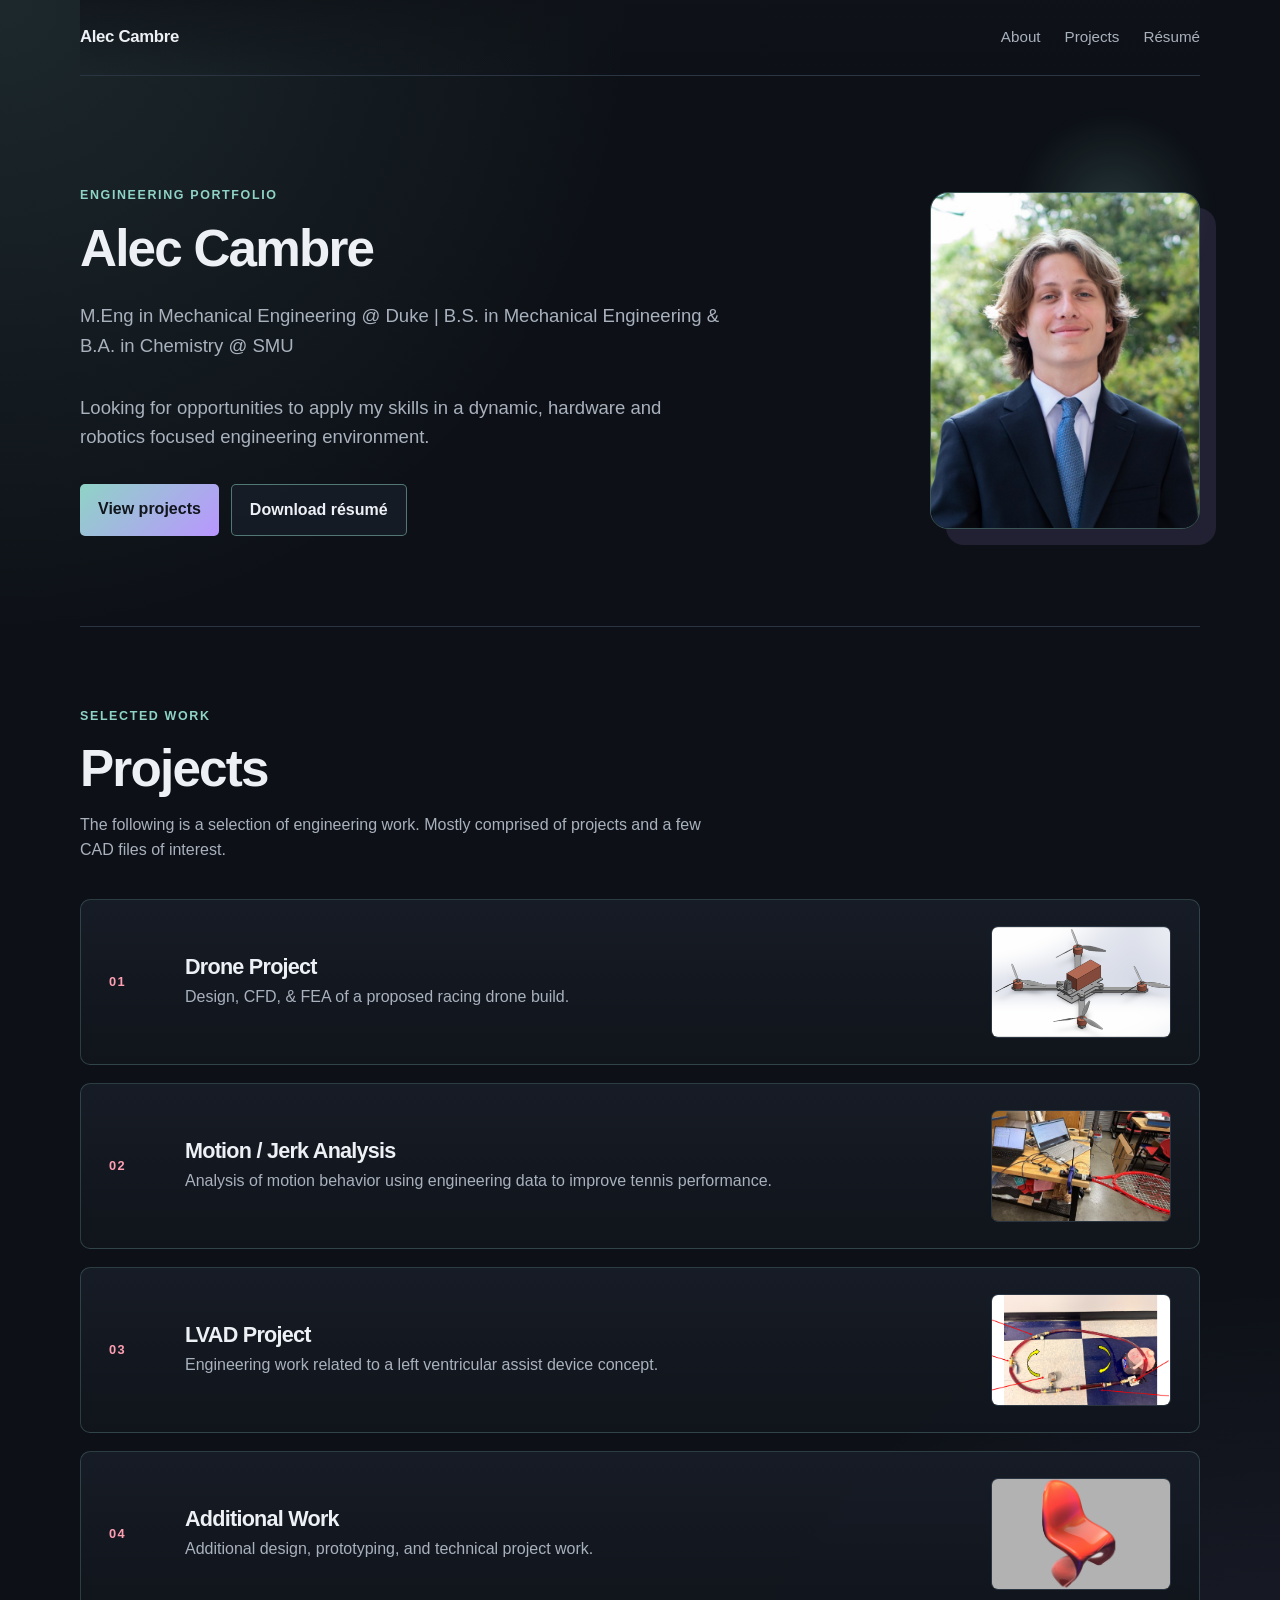
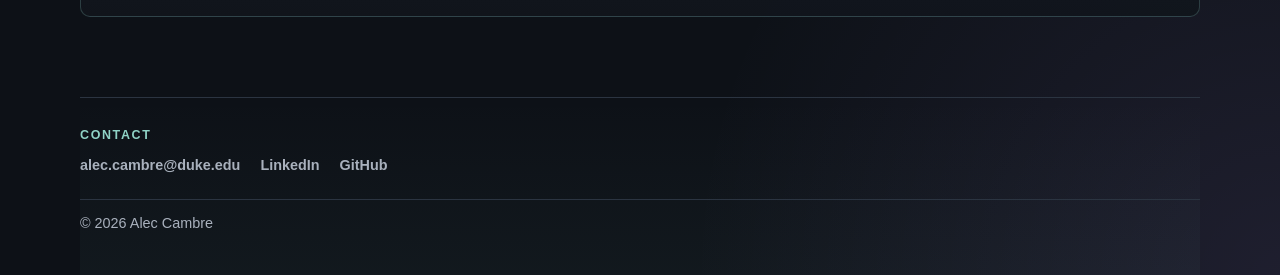
<file: index.html>
<!DOCTYPE html>
<html lang="en">
<head>
  <meta charset="UTF-8">
  <meta name="viewport" content="width=device-width, initial-scale=1.0">

  <title>Alec Cambre | Engineering Portfolio</title>
  <meta
    name="description"
    content="Engineering portfolio of Alec Cambre, featuring robotics, mechanical design, analysis, and prototyping projects."
  >

  <link rel="stylesheet" href="style.css">
</head>

<body>
  <header class="site-header">
    <a class="logo" href="index.html">Alec Cambre</a>

    <nav class="site-nav" aria-label="Main navigation">
      <a href="#home">About</a>
      <a href="#projects">Projects</a>
      <a href="assets/files/Technical%20Resume%20-%20Alec%20Cambre.pdf">Résumé</a>
    </nav>
  </header>

  <main>
    <section class="hero" id="home">
      <div class="hero-copy">
        <p class="eyebrow">Engineering Portfolio</p>

        <h1>
          Alec Cambre
        </h1>

        <p class="hero-text">
          M.Eng in Mechanical Engineering @ Duke |
          B.S. in Mechanical Engineering & B.A. in Chemistry @ SMU <br>
        </p>
        <p class="hero-text">
          Looking for opportunities to apply my skills in a dynamic, hardware and robotics focused engineering environment.
        </p>

        <div class="hero-links">
          <a class="button button-primary" href="#projects">View projects</a>
          <a class="button button-secondary" href="assets/files/Technical%20Resume%20-%20Alec%20Cambre.pdf">
            Download résumé
          </a>
        </div>
      </div>
      <img class="headshot" src="assets/images/Headshot.jpg" alt="Alec Cambre">
    </section>

    <section class="projects-section" id="projects">
      <div class="section-heading">
        <p class="eyebrow">Selected work</p>
        <h2>Projects</h2>
        <p>
          The following is a selection of engineering work. Mostly comprised of projects and a few CAD files of interest.
        </p>
      </div>

      <div class="project-grid">
        <a class="project-card" href="projects/drone.html">
          <p class="project-number">01</p>
          <div class="project-info">
            <h3>Drone Project</h3>
            <p>Design, CFD, & FEA of a proposed racing drone build.</p>
          </div>
          <img src="assets/images/Drone/assemblyiso.png" alt="Racing drone assembly render">
        </a>

        <a class="project-card" href="projects/jerkanalysis.html">
          <p class="project-number">02</p>
          <div class="project-info">
            <h3>Motion / Jerk Analysis</h3>
            <p>Analysis of motion behavior using engineering data to improve tennis performance.</p>
          </div>
          <img src="assets/images/Jerk/fullconfig.jpg" alt="Full motion analysis configuration">
        </a>

        <a class="project-card" href="projects/lvad.html">
          <p class="project-number">03</p>
          <div class="project-info">
            <h3>LVAD Project</h3>
            <p>Engineering work related to a left ventricular assist device concept.</p>
          </div>
          <img src="assets/images/LVAD/physicalsystem.png" alt="LVAD physical system">
        </a>

        <a class="project-card" href="projects/misc.html">
          <p class="project-number">04</p>
          <div class="project-info">
            <h3>Additional Work</h3>
            <p>Additional design, prototyping, and technical project work.</p>
          </div>
          <img src="assets/images/Misc/PantonChairRender.png" alt="Panton chair design render">
        </a>
      </div>
    </section>
  </main>

  <footer class="site-footer" id="contact">
    <div class="footer-content">
      <p class="eyebrow">Contact</p>
      <div class="contact-links">
        <a href="mailto:alec.cambre@duke.edu">alec.cambre@duke.edu</a>
        <a href="https://www.linkedin.com/in/aleccambre">LinkedIn</a>
        <a href="https://github.com/alecamb">GitHub</a>
      </div>
    </div>
    <p class="copyright">© 2026 Alec Cambre</p>
  </footer>
</body>
</html>
</file>
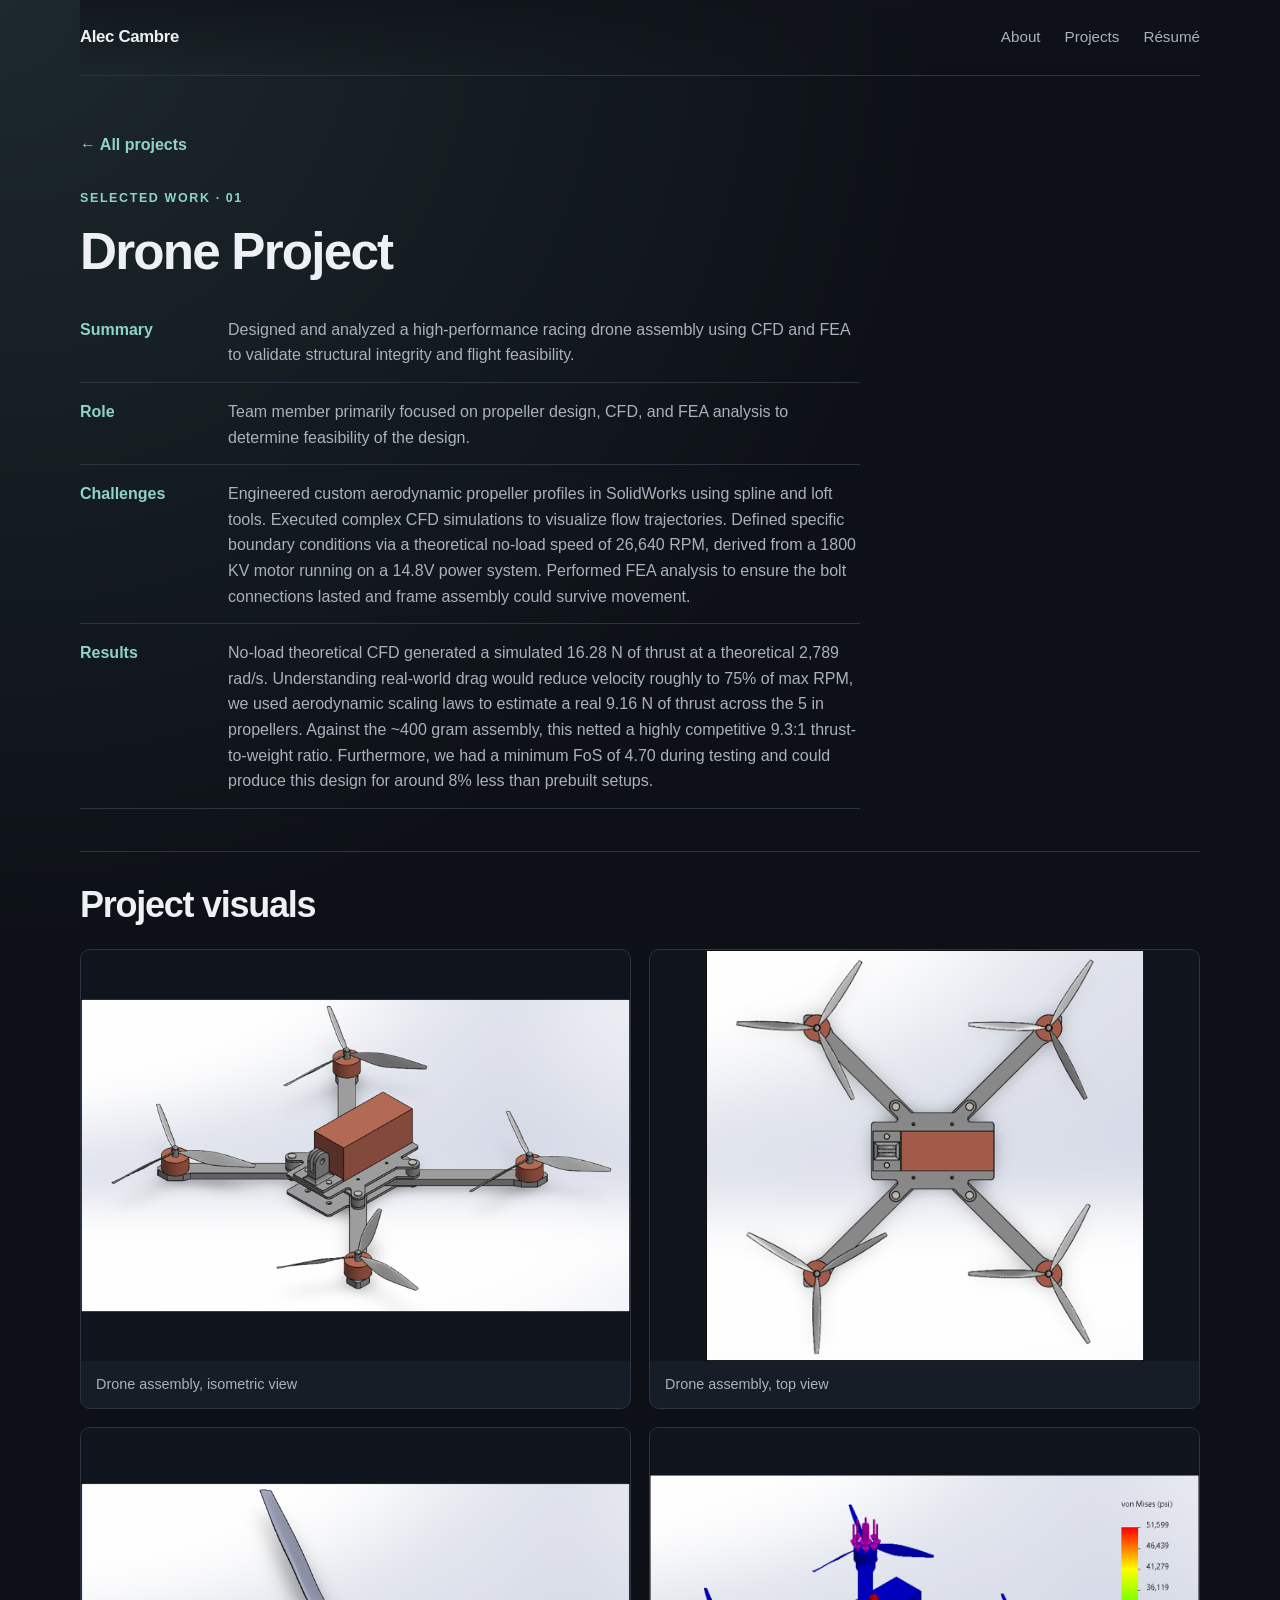
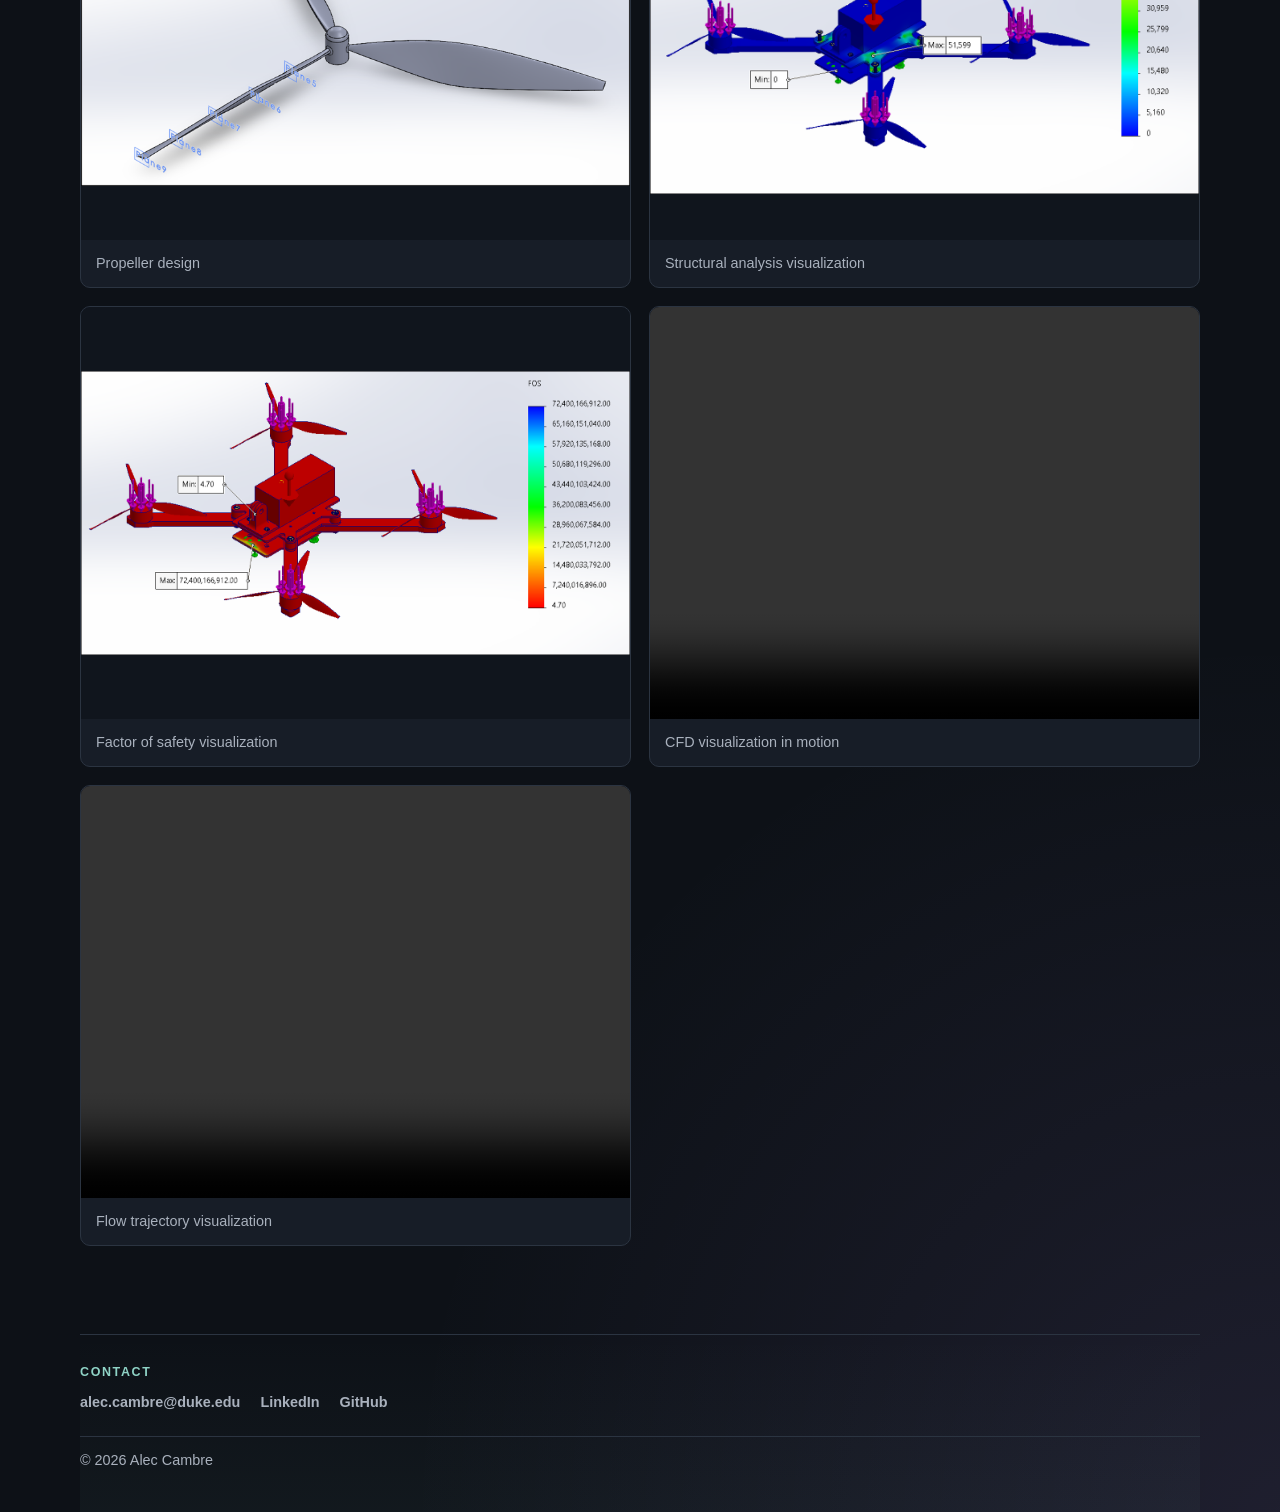
<file: projects/drone.html>
<!DOCTYPE html>
<html lang="en">
<head>
  <meta charset="UTF-8">
  <meta name="viewport" content="width=device-width, initial-scale=1.0">
  <meta name="description" content="Design, CFD, and FEA of a proposed racing drone build.">
  <title>Drone Project | Alec Cambre</title>
  <link rel="stylesheet" href="../style.css">
</head>
<body>
  <header class="site-header">
    <a class="logo" href="../index.html">Alec Cambre</a>
    <nav class="site-nav" aria-label="Main navigation">
      <a href="../index.html#home">About</a>
      <a href="../index.html#projects">Projects</a>
      <a href="../assets/files/Technical%20Resume%20-%20Alec%20Cambre.pdf">Résumé</a>
    </nav>
  </header>
  <main class="project-main">
    <a class="project-back" href="../index.html#projects">← All projects</a>
    <header class="project-detail-heading">
      <p class="eyebrow">Selected work · 01</p>
      <h1>Drone Project</h1>
    </header>
    <dl class="project-details">
      <div><dt>Summary</dt><dd>Designed and analyzed a high-performance racing drone assembly using CFD and FEA to validate structural integrity and flight feasibility.</dd></div>
      <div><dt>Role</dt><dd>Team member primarily focused on propeller design, CFD, and FEA analysis to determine feasibility of the design.</dd></div>
      <div><dt>Challenges</dt><dd>
      Engineered custom aerodynamic propeller profiles in SolidWorks using spline and loft tools. Executed complex 
      CFD simulations to visualize flow trajectories. Defined specific boundary conditions via a theoretical no-load
      speed of 26,640 RPM, derived from a 1800 KV motor running on a 14.8V power system. Performed FEA analysis to ensure
      the bolt connections lasted and frame assembly could survive movement.
      </dd></div>
      <div><dt>Results</dt><dd>
      No-load theoretical CFD generated a simulated 16.28 N of thrust at a theoretical 2,789 rad/s. 
      Understanding real-world drag would reduce velocity roughly to 75% of max RPM, we used aerodynamic scaling laws
      to estimate a real 9.16 N of thrust across the 5 in propellers. Against the ~400 gram assembly, this netted
      a highly competitive 9.3:1 thrust-to-weight ratio. Furthermore, we had a minimum FoS of 4.70 during testing and could
      produce this design for around 8% less than prebuilt setups.
      </dd></div>
    </dl>
    <section class="project-media-section" aria-labelledby="project-media-title">
      <h2 id="project-media-title">Project visuals</h2>
      <div class="project-media-grid">
        <figure>
          <img src="../assets/images/Drone/assemblyiso.png" alt="Drone assembly in isometric view">
          <figcaption>Drone assembly, isometric view</figcaption>
        </figure>
        <figure>
          <img src="../assets/images/Drone/assemblytop.png" alt="Drone assembly in top view">
          <figcaption>Drone assembly, top view</figcaption>
        </figure>
        <figure>
          <img src="../assets/images/Drone/propellerdesign.png" alt="Drone propeller design">
          <figcaption>Propeller design</figcaption>
        </figure>
        <figure>
          <img src="../assets/images/Drone/stress.png" alt="Drone structural stress visualization">
          <figcaption>Structural analysis visualization</figcaption>
        </figure>
        <figure>
          <img src="../assets/images/Drone/fos.png" alt="Drone factor of safety visualization">
          <figcaption>Factor of safety visualization</figcaption>
        </figure>
        <figure>
          <video controls preload="metadata">
            <source src="../assets/images/Drone/cfdinmotion.mp4" type="video/mp4">
            Your browser does not support embedded video.
          </video>
          <figcaption>CFD visualization in motion</figcaption>
        </figure>
        <figure>
          <video controls preload="metadata">
            <source src="../assets/images/Drone/flowtraj.mp4" type="video/mp4">
            Your browser does not support embedded video.
          </video>
          <figcaption>Flow trajectory visualization</figcaption>
        </figure>
      </div>
    </section>
  </main>
  <footer class="site-footer" id="contact">
    <div class="footer-content">
      <p class="eyebrow">Contact</p>
      <div class="contact-links">
        <a href="mailto:alec.cambre@duke.edu">alec.cambre@duke.edu</a>
        <a href="https://www.linkedin.com/in/aleccambre">LinkedIn</a>
        <a href="https://github.com/alecamb">GitHub</a>
      </div>
    </div>
    <p class="copyright">© 2026 Alec Cambre</p>
  </footer>
</body>
</html>
</file>
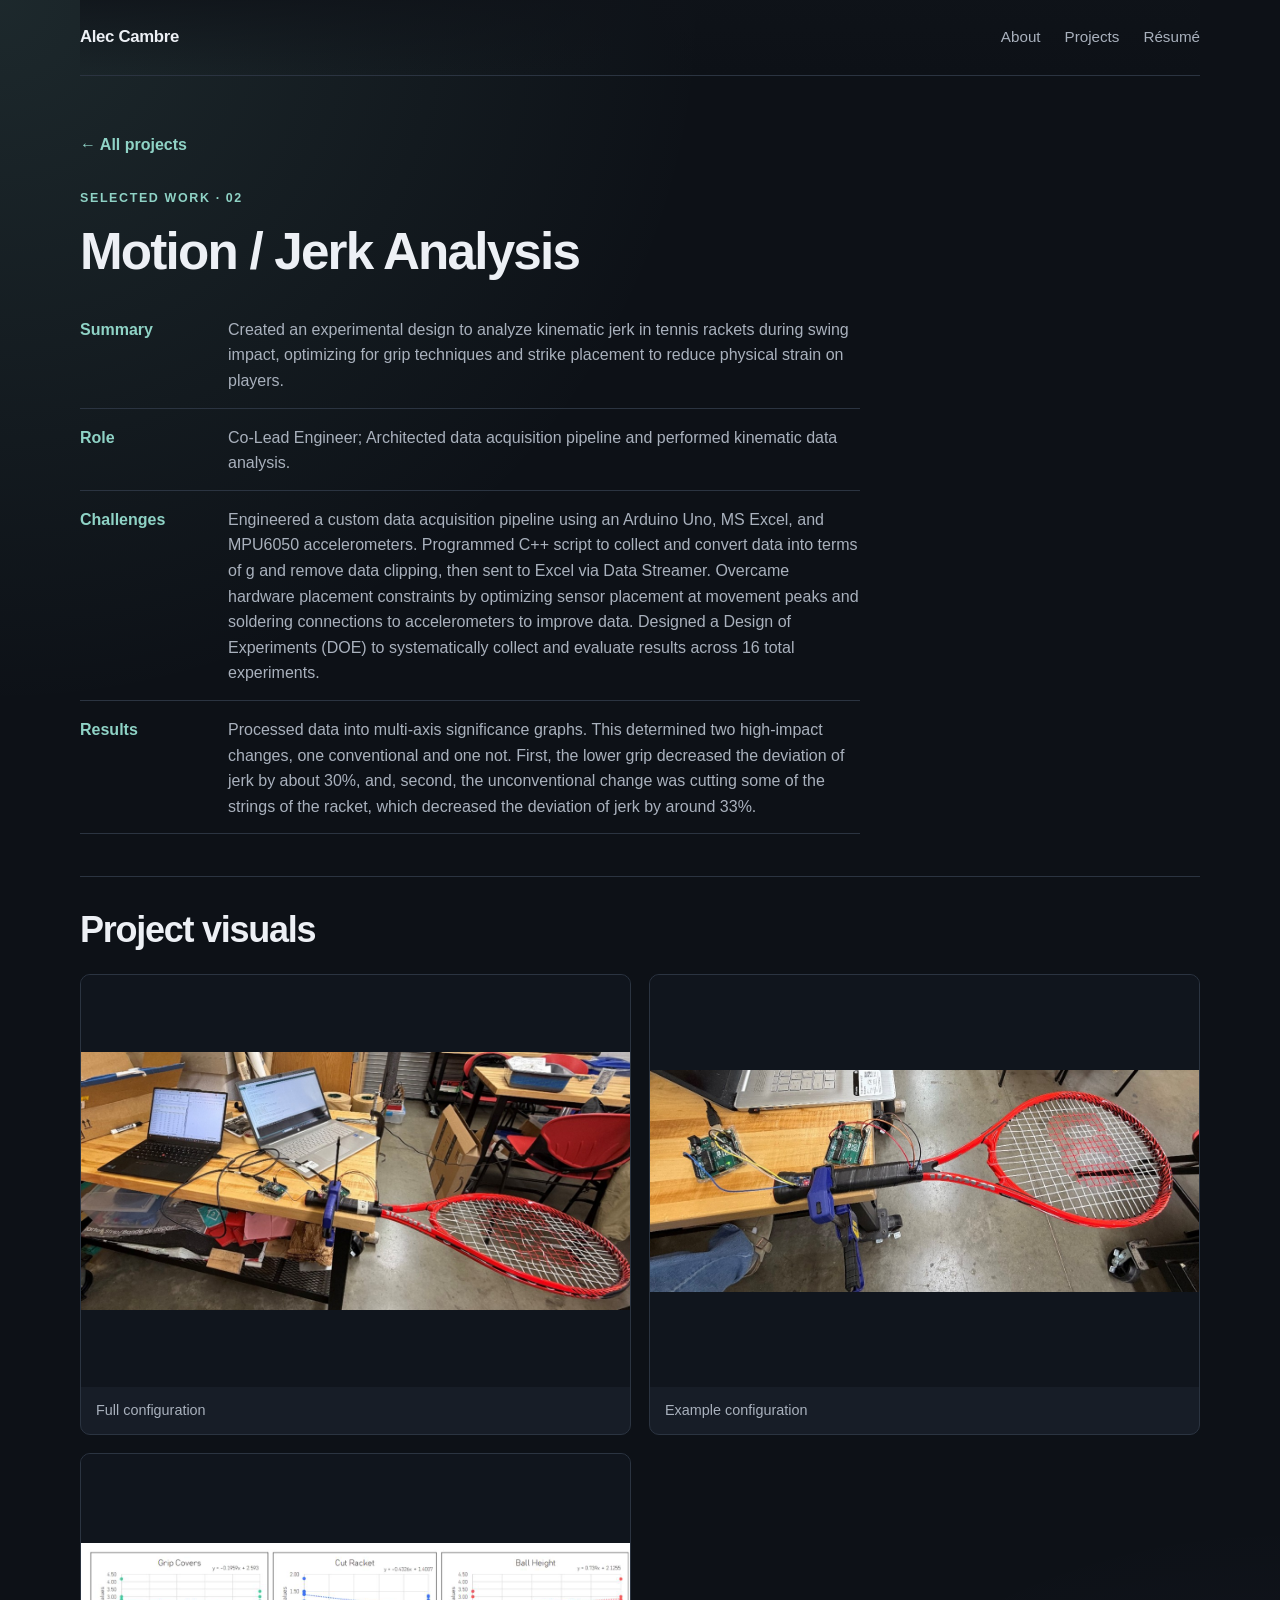
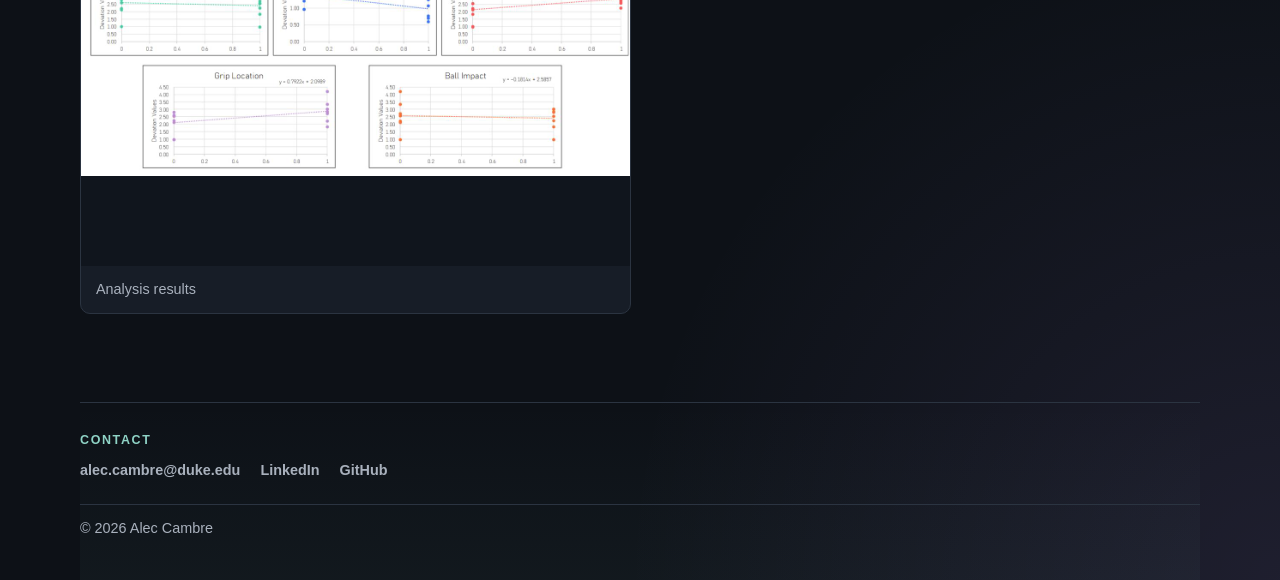
<file: projects/jerkanalysis.html>
<!DOCTYPE html>
<html lang="en">
<head>
  <meta charset="UTF-8">
  <meta name="viewport" content="width=device-width, initial-scale=1.0">
  <meta name="description" content="Analysis of motion behavior using engineering data to improve tennis performance.">
  <title>Motion / Jerk Analysis | Alec Cambre</title>
  <link rel="stylesheet" href="../style.css">
</head>
<body>
  <header class="site-header">
    <a class="logo" href="../index.html">Alec Cambre</a>
    <nav class="site-nav" aria-label="Main navigation">
      <a href="../index.html#home">About</a>
      <a href="../index.html#projects">Projects</a>
      <a href="../assets/files/Technical%20Resume%20-%20Alec%20Cambre.pdf">Résumé</a>
    </nav>
  </header>
  <main class="project-main">
    <a class="project-back" href="../index.html#projects">← All projects</a>
    <header class="project-detail-heading">
      <p class="eyebrow">Selected work · 02</p>
      <h1>Motion / Jerk Analysis</h1>
    </header>
    <dl class="project-details">
      <div><dt>Summary</dt><dd>Created an experimental design to analyze
        kinematic jerk in tennis rackets during swing impact, optimizing for grip techniques and strike placement to reduce physical strain on players.
      </dd></div>
      <div><dt>Role</dt><dd>Co-Lead Engineer; Architected data acquisition pipeline and performed kinematic data analysis.</dd></div>
      <div><dt>Challenges</dt><dd>Engineered a custom data acquisition
        pipeline using an Arduino Uno, MS Excel, and MPU6050 accelerometers.
        Programmed C++ script to collect and convert data into terms of g and remove data clipping, then sent to Excel via Data Streamer.
        Overcame hardware placement constraints by optimizing sensor placement at movement peaks and
        soldering connections to accelerometers to improve data. Designed a Design of Experiments (DOE)
        to systematically collect and evaluate results across 16 total experiments.
      </dd></div>
      <div><dt>Results</dt><dd>Processed data into multi-axis significance graphs. This determined two high-impact changes, one conventional and one not.
        First, the lower grip decreased the deviation of jerk by about 30%, and, second, the unconventional change was cutting some of the strings of the racket,
        which decreased the deviation of jerk by around 33%.
      </dd></div>
    </dl>
    <section class="project-media-section" aria-labelledby="project-media-title">
      <h2 id="project-media-title">Project visuals</h2>
      <div class="project-media-grid">
        <figure>
          <img src="../assets/images/Jerk/fullconfig.jpg" alt="Full motion analysis configuration">
          <figcaption>Full configuration</figcaption>
        </figure>
        <figure>
          <img src="../assets/images/Jerk/exampleconfig.jpg" alt="Example motion analysis configuration">
          <figcaption>Example configuration</figcaption>
        </figure>
        <figure>
          <img src="../assets/images/Jerk/results.jpeg" alt="Motion analysis results">
          <figcaption>Analysis results</figcaption>
        </figure>
      </div>
    </section>
  </main>
  <footer class="site-footer" id="contact">
    <div class="footer-content">
      <p class="eyebrow">Contact</p>
      <div class="contact-links">
        <a href="mailto:alec.cambre@duke.edu">alec.cambre@duke.edu</a>
        <a href="https://www.linkedin.com/in/aleccambre">LinkedIn</a>
        <a href="https://github.com/alecamb">GitHub</a>
      </div>
    </div>
    <p class="copyright">© 2026 Alec Cambre</p>
  </footer>
</body>
</html>
</file>
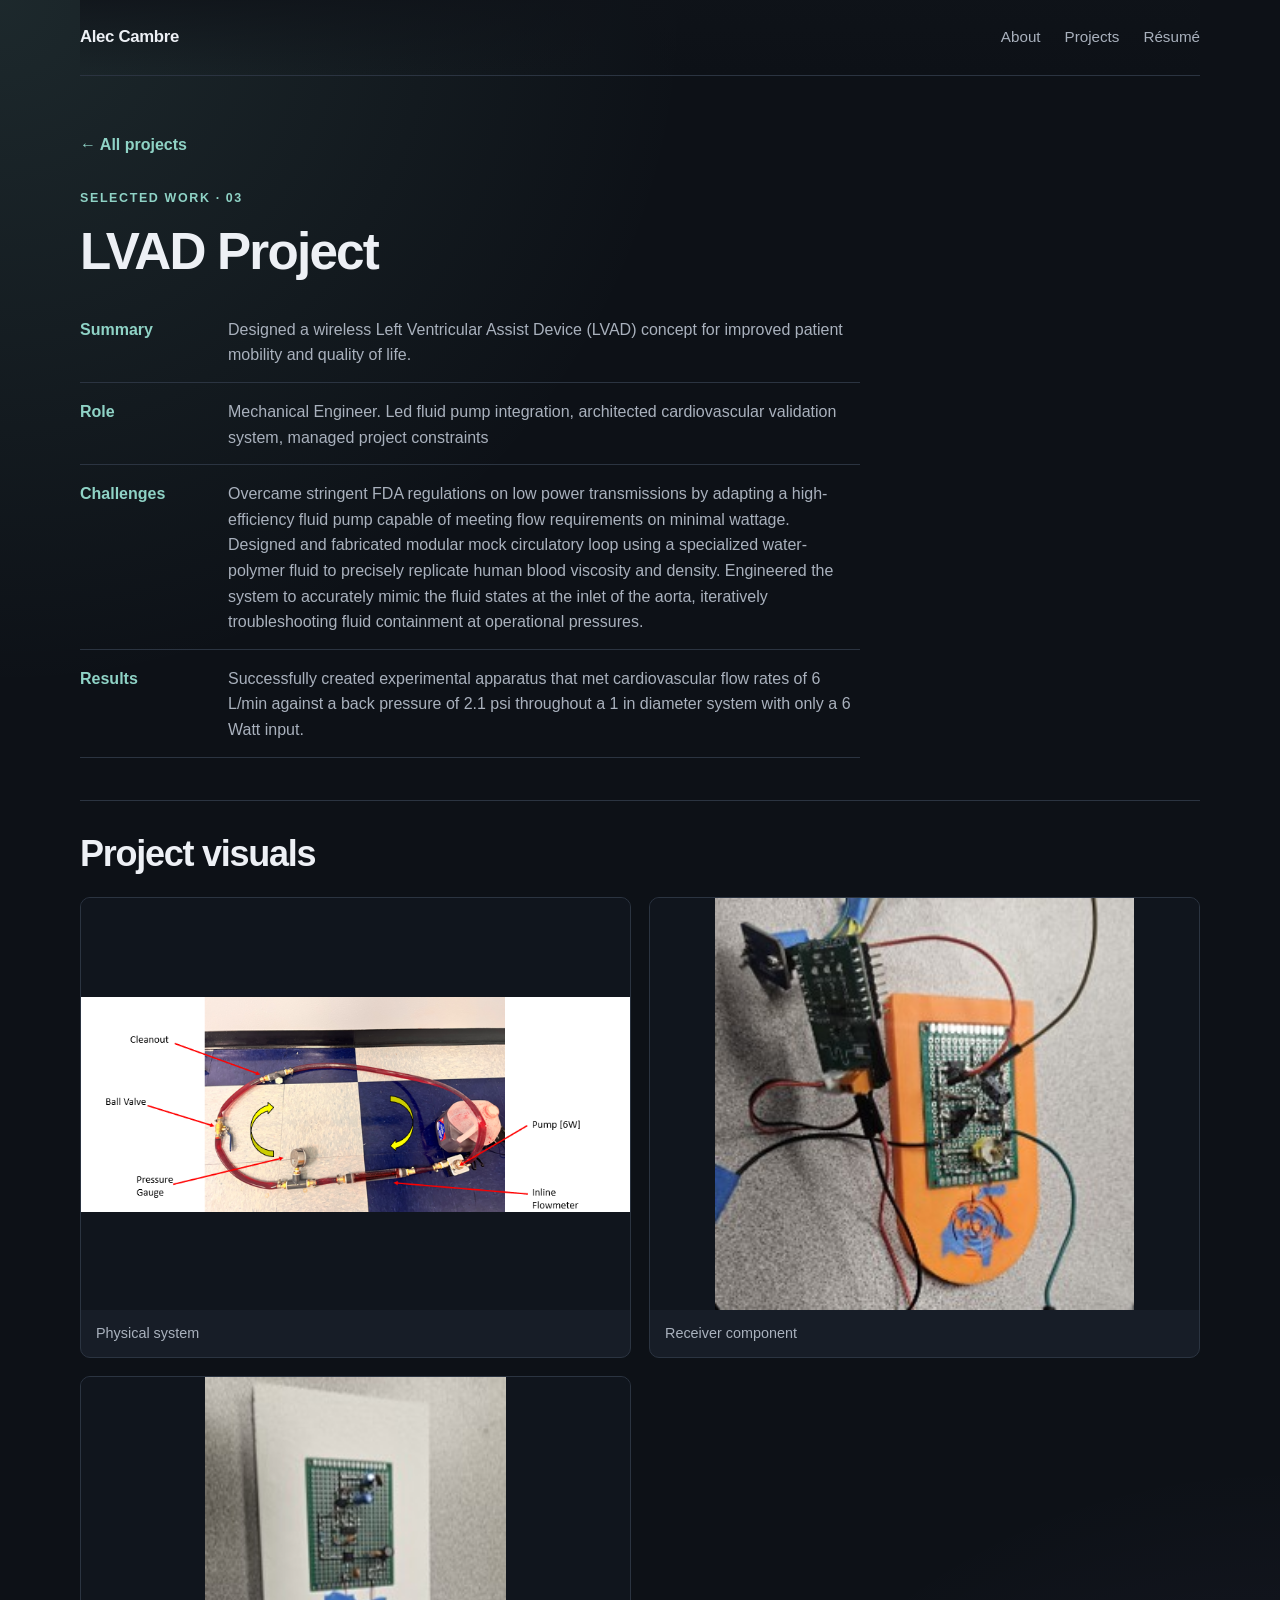
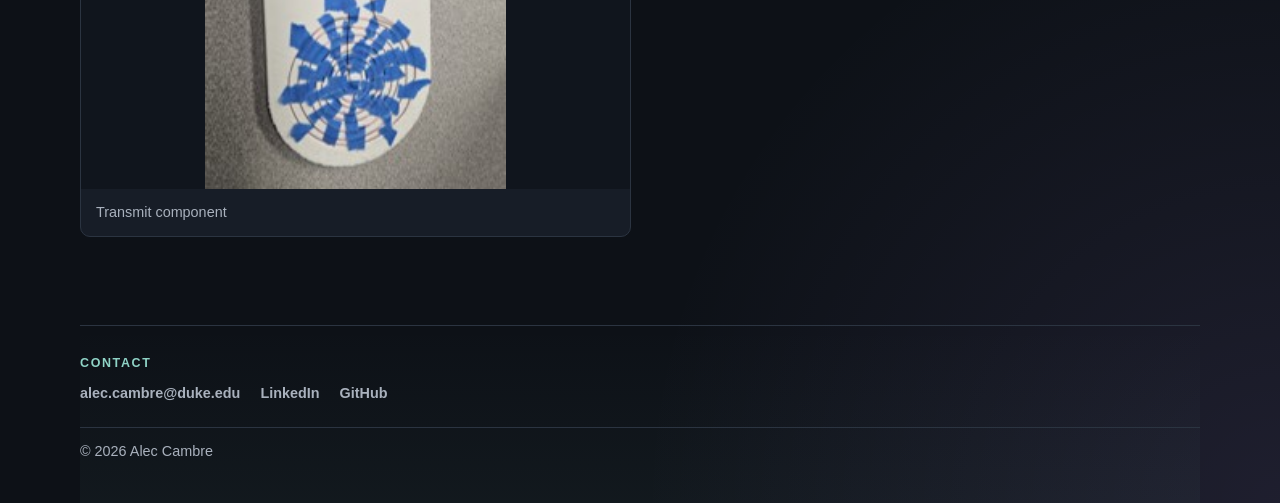
<file: projects/lvad.html>
<!DOCTYPE html>
<html lang="en">
<head>
  <meta charset="UTF-8">
  <meta name="viewport" content="width=device-width, initial-scale=1.0">
  <meta name="description" content="Engineering work related to a left ventricular assist device concept.">
  <title>LVAD Project | Alec Cambre</title>
  <link rel="stylesheet" href="../style.css">
</head>
<body>
  <header class="site-header">
    <a class="logo" href="../index.html">Alec Cambre</a>
    <nav class="site-nav" aria-label="Main navigation">
      <a href="../index.html#home">About</a>
      <a href="../index.html#projects">Projects</a>
      <a href="../assets/files/Technical%20Resume%20-%20Alec%20Cambre.pdf">Résumé</a>
    </nav>
  </header>
  <main class="project-main">
    <a class="project-back" href="../index.html#projects">← All projects</a>
    <header class="project-detail-heading">
      <p class="eyebrow">Selected work · 03</p>
      <h1>LVAD Project</h1>
    </header>
    <dl class="project-details">
      <div><dt>Summary</dt><dd>Designed a wireless Left Ventricular Assist Device (LVAD) concept for improved patient mobility and quality of life.</dd></div>
      <div><dt>Role</dt><dd>Mechanical Engineer. Led fluid pump integration, architected cardiovascular validation system, managed project constraints</dd></div>
      <div><dt>Challenges</dt><dd>
        Overcame stringent FDA regulations on low power transmissions by adapting a high-efficiency
        fluid pump capable of meeting flow requirements on minimal wattage. Designed and fabricated modular
        mock circulatory loop using a specialized water-polymer fluid to precisely replicate human blood viscosity and density.
        Engineered the system to accurately mimic the fluid states at the inlet of the aorta, iteratively troubleshooting
        fluid containment at operational pressures.
      </dd></div>
      <div><dt>Results</dt><dd>
        Successfully created experimental apparatus that met cardiovascular flow rates of 6 L/min against a 
        back pressure of 2.1 psi throughout a 1 in diameter system with only a 6 Watt input.
      </dd></div>
    </dl>
    <section class="project-media-section" aria-labelledby="project-media-title">
      <h2 id="project-media-title">Project visuals</h2>
      <div class="project-media-grid">
        <figure>
          <img src="../assets/images/LVAD/physicalsystem.png" alt="Physical system for the LVAD concept">
          <figcaption>Physical system</figcaption>
        </figure>
        <figure>
          <img src="../assets/images/LVAD/receive.jpg" alt="LVAD receiver component">
          <figcaption>Receiver component</figcaption>
        </figure>
        <figure>
          <img src="../assets/images/LVAD/transmit.jpg" alt="LVAD transmitter component">
          <figcaption>Transmit component</figcaption>
        </figure>
      </div>
    </section>
  </main>
  <footer class="site-footer" id="contact">
    <div class="footer-content">
      <p class="eyebrow">Contact</p>
      <div class="contact-links">
        <a href="mailto:alec.cambre@duke.edu">alec.cambre@duke.edu</a>
        <a href="https://www.linkedin.com/in/aleccambre">LinkedIn</a>
        <a href="https://github.com/alecamb">GitHub</a>
      </div>
    </div>
    <p class="copyright">© 2026 Alec Cambre</p>
  </footer>
</body>
</html>
</file>
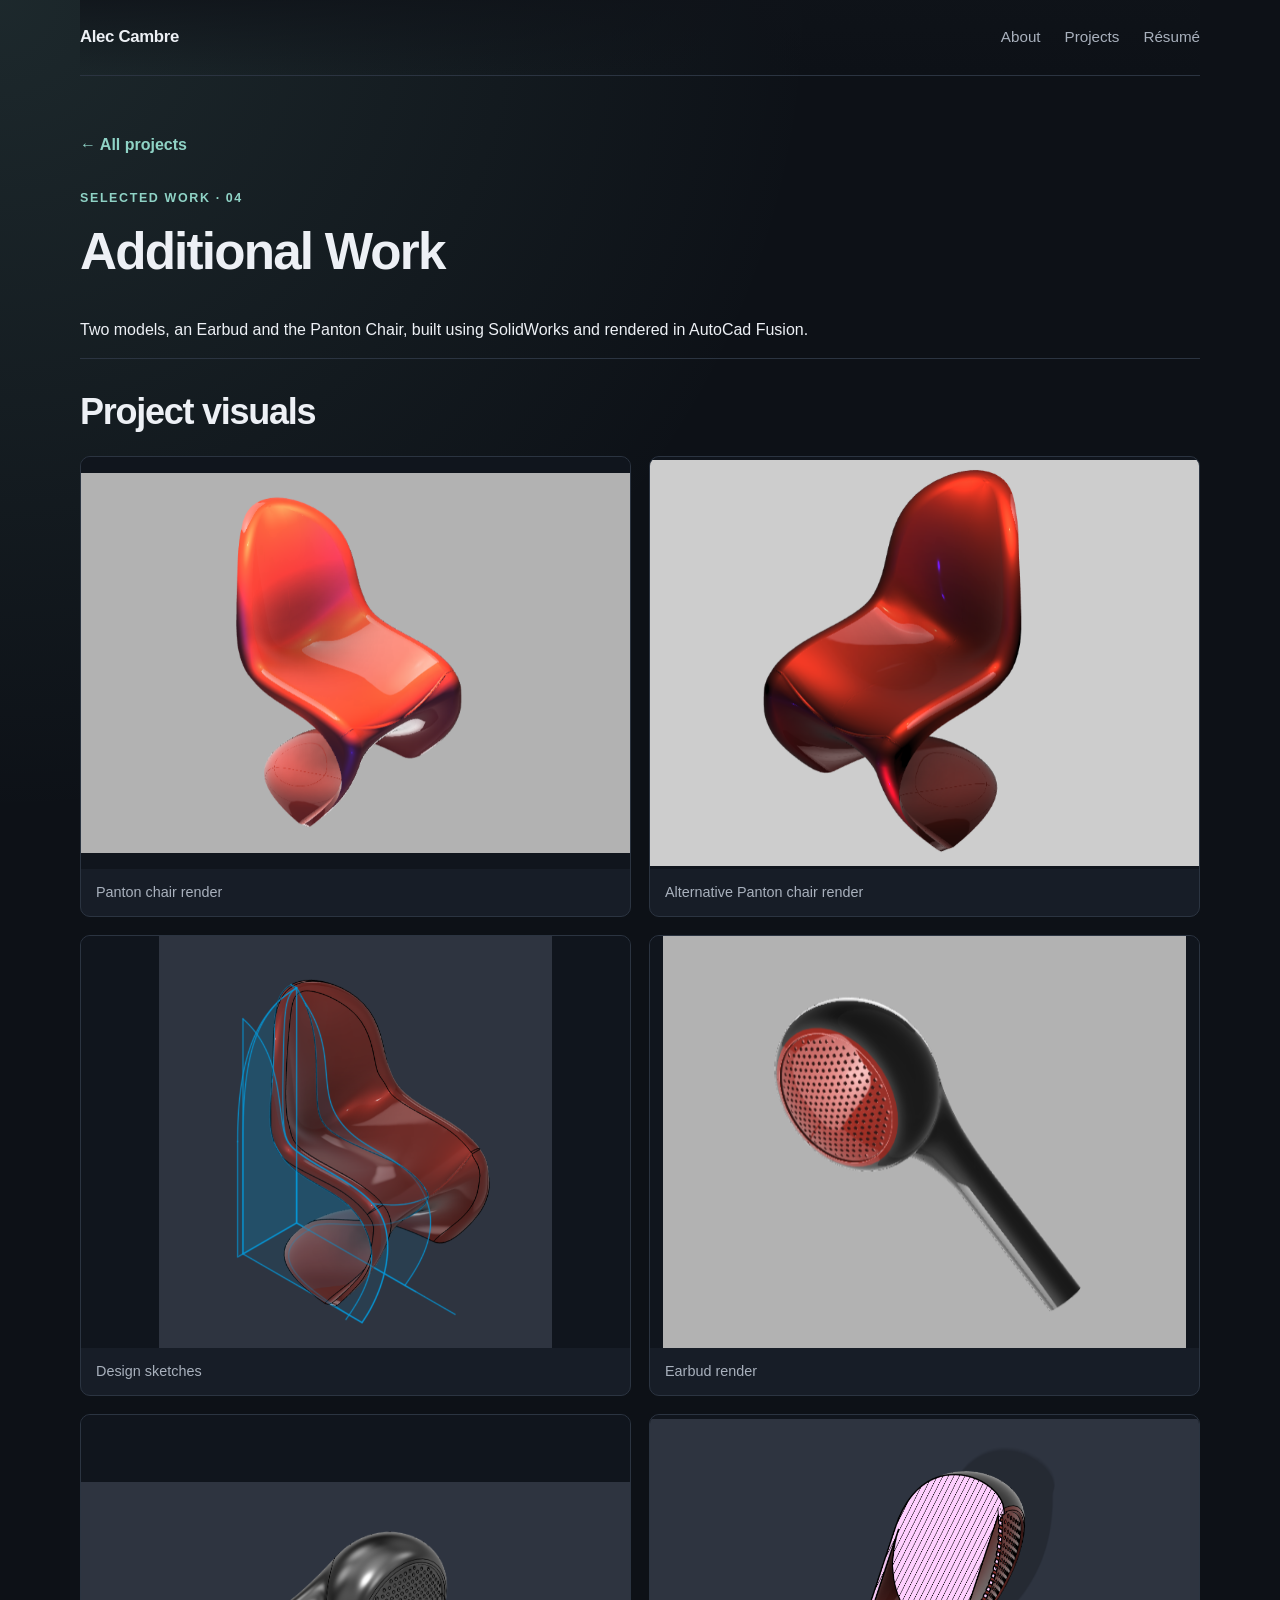
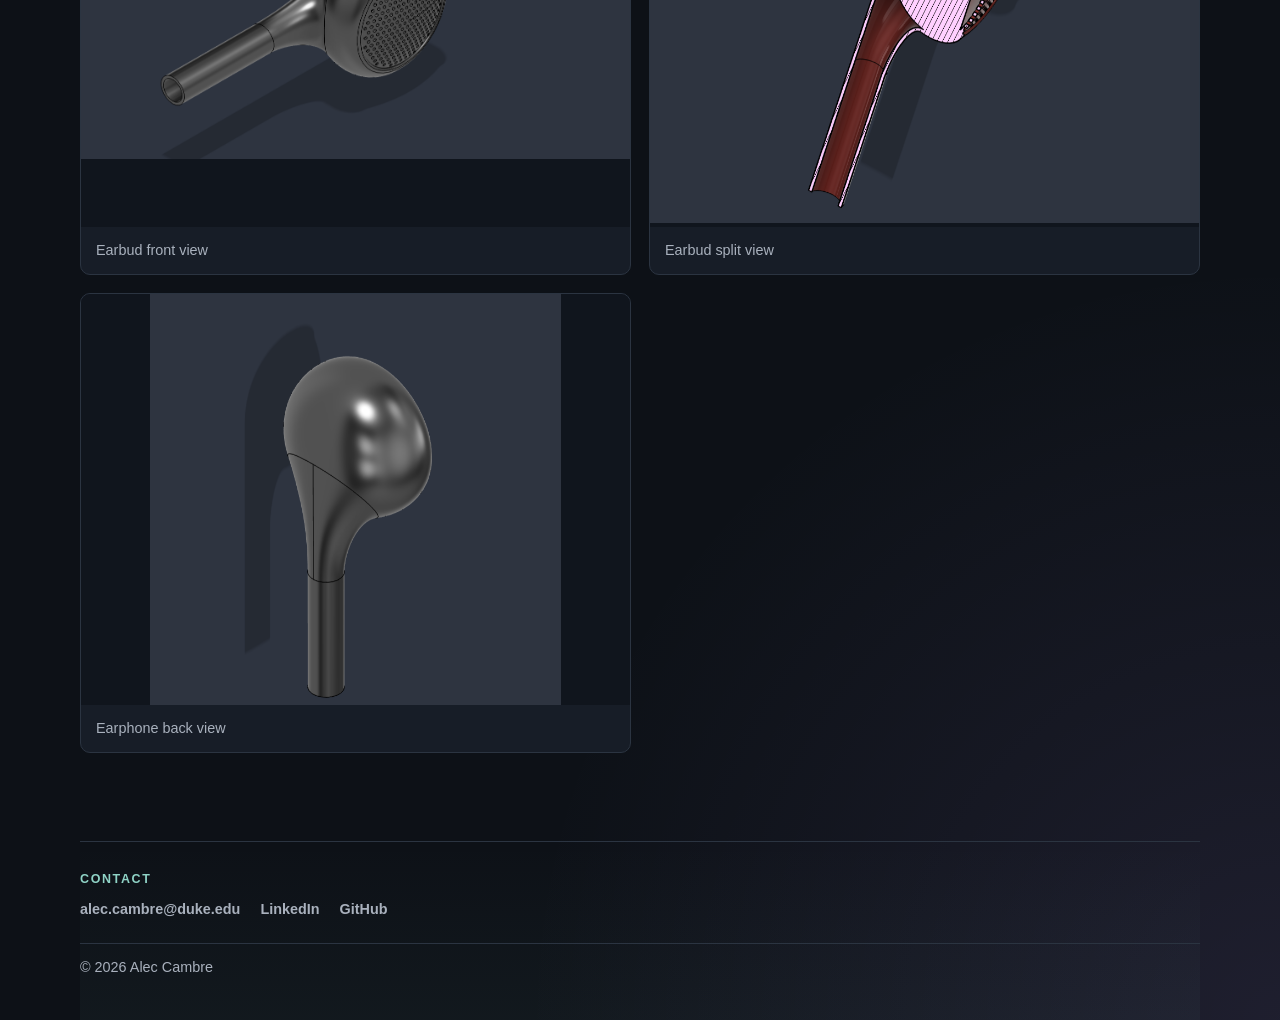
<file: projects/misc.html>
<!DOCTYPE html>
<html lang="en">
<head>
  <meta charset="UTF-8">
  <meta name="viewport" content="width=device-width, initial-scale=1.0">
  <meta name="description" content="Additional design, prototyping, and technical project work.">
  <title>Additional Work | Alec Cambre</title>
  <link rel="stylesheet" href="../style.css">
</head>
<body>
  <header class="site-header">
    <a class="logo" href="../index.html">Alec Cambre</a>
    <nav class="site-nav" aria-label="Main navigation">
      <a href="../index.html#home">About</a>
      <a href="../index.html#projects">Projects</a>
      <a href="../assets/files/Technical%20Resume%20-%20Alec%20Cambre.pdf">Résumé</a>
    </nav>
  </header>
  <main class="project-main">
    <a class="project-back" href="../index.html#projects">← All projects</a>
    <header class="project-detail-heading">
      <p class="eyebrow">Selected work · 04</p>
      <h1>Additional Work</h1>
    </header>
    <p class="project-summary"> Two models, an Earbud and the Panton Chair, built using SolidWorks and rendered in AutoCad Fusion.</p>
    <section class="project-media-section" aria-labelledby="project-media-title">
      <h2 id="project-media-title">Project visuals</h2>
      <div class="project-media-grid">
        <figure>
          <img src="../assets/images/Misc/PantonChairRender.png" alt="Panton chair render">
          <figcaption>Panton chair render</figcaption>
        </figure>
        <figure>
          <img src="../assets/images/Misc/PantonChairRender2.png" alt="Alternative Panton chair render">
          <figcaption>Alternative Panton chair render</figcaption>
        </figure>
        <figure>
          <img src="../assets/images/Misc/PantonSketches.png" alt="Panton chair design sketches">
          <figcaption>Design sketches</figcaption>
        </figure>
        <figure>
          <img src="../assets/images/Misc/EarbudRender.png" alt="Earbud render">
          <figcaption>Earbud render</figcaption>
        </figure>
        <figure>
          <img src="../assets/images/Misc/EarbudFront.png" alt="Earbud front view">
          <figcaption>Earbud front view</figcaption>
        </figure>
        <figure>
          <img src="../assets/images/Misc/EarbudSplit.png" alt="Earbud split view">
          <figcaption>Earbud split view</figcaption>
        </figure>
        <figure>
          <img src="../assets/images/Misc/EarphoneBack.png" alt="Earphone back view">
          <figcaption>Earphone back view</figcaption>
        </figure>
      </div>
    </section>
  </main>
  <footer class="site-footer" id="contact">
    <div class="footer-content">
      <p class="eyebrow">Contact</p>
      <div class="contact-links">
        <a href="mailto:alec.cambre@duke.edu">alec.cambre@duke.edu</a>
        <a href="https://www.linkedin.com/in/aleccambre">LinkedIn</a>
        <a href="https://github.com/alecamb">GitHub</a>
      </div>
    </div>
    <p class="copyright">© 2026 Alec Cambre</p>
  </footer>
</body>
</html>
</file>
<file: style.css>
:root {
  --ink: #edf0f5;
  --muted: #a9b1bd;
  --paper: #0d1117;
  --white: #171d27;
  --line: #2b3441;
  --accent: #8fd3c6;
  --accent-dark: #6bb9ad;
  --accent-2: #b996ff;
  --accent-3: #ff9fb2;
  --accent-soft: rgba(143, 211, 198, 0.15);
  --max-width: 1120px;
}

* {
  box-sizing: border-box;
}

html {
  scroll-behavior: smooth;
}

body {
  margin: 0;
  background:
    radial-gradient(circle at top left, rgba(143, 211, 198, 0.12), transparent 28%),
    radial-gradient(circle at bottom right, rgba(185, 150, 255, 0.10), transparent 26%),
    var(--paper);
  color: var(--ink);
  font-family: Inter, Arial, Helvetica, sans-serif;
  line-height: 1.6;
}

a {
  color: inherit;
  text-decoration: none;
}

a:hover {
  color: var(--accent);
}

.site-header {
  width: min(var(--max-width), calc(100% - 48px));
  margin: 0 auto;
  padding: 24px 0;
  display: flex;
  align-items: center;
  justify-content: space-between;
  border-bottom: 1px solid var(--line);
  background: linear-gradient(180deg, rgba(15, 19, 25, 0.78), rgba(15, 19, 25, 0));
}

.logo {
  font-size: 1.05rem;
  font-weight: 750;
  letter-spacing: -0.02em;
  color: var(--ink);
}

.site-nav {
  display: flex;
  gap: 24px;
  color: var(--muted);
  font-size: 0.95rem;
}

.site-nav a {
  transition: color 0.2s ease;
}

.site-nav a:hover {
  color: var(--accent);
}

main {
  width: min(var(--max-width), calc(100% - 48px));
  margin: 0 auto;
}

.hero {
  padding: 110px 0 90px;
  display: grid;
  grid-template-columns: minmax(0, 1fr) 270px;
  grid-template-areas: "copy image";
  align-items: center;
  gap: 56px;
  position: relative;
}

.hero-copy {
  grid-area: copy;
  position: relative;
  z-index: 1;
}

.headshot {
  grid-area: image;
  display: block;
  width: 100%;
  aspect-ratio: 4 / 5;
  object-fit: cover;
  border: 1px solid rgba(143, 211, 198, 0.35);
  border-radius: 18px;
  box-shadow: 16px 16px 0 rgba(185, 150, 255, 0.12);
}

.hero::before {
  content: "";
  position: absolute;
  inset: 24px -24px auto auto;
  width: 220px;
  height: 220px;
  background: radial-gradient(circle, rgba(143, 211, 198, 0.18), transparent 62%);
  filter: blur(8px);
  pointer-events: none;
}

.eyebrow {
  margin: 0 0 14px;
  color: var(--accent);
  font-size: 0.78rem;
  font-weight: 750;
  letter-spacing: 0.13em;
  text-transform: uppercase;
}

h1,
h2,
h3 {
  margin-top: 0;
  color: var(--ink);
  line-height: 1.08;
  letter-spacing: -0.035em;
}

h1 {
  margin-bottom: 24px;
  font-size: clamp(2.15rem, 4vw, 3.6rem);
  line-height: 1.12;
  max-width: 700px;
}

h2 {
  margin-bottom: 16px;
  font-size: clamp(2rem, 4vw, 3.25rem);
}

h3 {
  margin-bottom: 10px;
  font-size: 1.35rem;
}

.hero-text {
  max-width: 650px;
  margin: 0 0 32px;
  color: var(--muted);
  font-size: 1.16rem;
}

.hero-links {
  display: flex;
  flex-wrap: wrap;
  gap: 12px;
}

.button {
  display: inline-block;
  padding: 12px 18px;
  border-radius: 5px;
  font-weight: 700;
  transition: transform 0.18s ease, background 0.18s ease;
}

.button:hover {
  color: inherit;
  transform: translateY(-2px);
}

.button-primary {
  background: linear-gradient(135deg, var(--accent), var(--accent-2));
  color: #11151c;
}

.button-primary:hover {
  background: linear-gradient(135deg, var(--accent-dark), var(--accent-2));
}

.button-secondary {
  border: 1px solid rgba(143, 211, 198, 0.5);
  background: rgba(23, 29, 39, 0.9);
  color: var(--ink);
}

.projects-section {
  padding: 80px 0;
  border-top: 1px solid var(--line);
}

.section-heading {
  max-width: 650px;
  margin-bottom: 36px;
}

.section-heading > p:last-child,
.about-section > p {
  color: var(--muted);
}

.project-grid {
  display: flex;
  flex-direction: column;
  gap: 18px;
}

.project-card {
  min-height: 0;
  padding: 26px 28px;
  display: grid;
  grid-template-columns: 56px minmax(0, 1fr) 180px;
  align-items: center;
  gap: 20px;
  background: linear-gradient(180deg, rgba(23, 29, 39, 0.96), rgba(17, 21, 28, 0.96));
  border: 1px solid rgba(143, 211, 198, 0.22);
  border-radius: 10px;
  color: inherit;
  transition: transform 0.2s ease, border-color 0.2s ease,
    box-shadow 0.2s ease;
}

.project-card:hover,
.project-card:focus-visible {
  transform: translateY(-3px);
  border-color: rgba(185, 150, 255, 0.5);
  box-shadow: 0 14px 32px rgba(0, 0, 0, 0.22);
}

.project-card:focus-visible {
  outline: 2px solid var(--accent-2);
  outline-offset: 3px;
}

.project-number {
  margin: 0;
  color: var(--accent-3);
  font-size: 0.8rem;
  font-weight: 750;
  letter-spacing: 0.1em;
}

.project-card h3 {
  margin: 0 0 6px;
}

.project-card p:not(.project-number) {
  margin: 0;
  color: var(--muted);
}

.project-info {
  min-width: 0;
}

.project-card img {
  display: block;
  width: 180px;
  height: 112px;
  object-fit: cover;
  border: 1px solid var(--line);
  border-radius: 7px;
}

.about-section {
  max-width: 760px;
  padding: 90px 0;
  border-top: 1px solid var(--line);
}

.about-section a {
  color: var(--accent-dark);
  font-weight: 700;
}

.site-footer {
  width: min(var(--max-width), calc(100% - 48px));
  margin: 0 auto;
  padding: 28px 0 40px;
  display: flex;
  flex-direction: column;
  gap: 22px;
  color: var(--muted);
  font-size: 0.9rem;
  border-top: 1px solid var(--line);
  background: linear-gradient(180deg, rgba(13, 17, 23, 0), rgba(143, 211, 198, 0.04));
}

.footer-content {
  display: flex;
  flex-direction: column;
  gap: 8px;
}

.contact-links {
  display: flex;
  flex-wrap: wrap;
  gap: 20px;
  font-weight: 600;
}

.site-footer p,
.site-footer h2 {
  margin: 0;
}

.site-footer a {
  color: var(--muted);
}

.copyright {
  width: 100%;
  padding-top: 12px;
  border-top: 1px solid var(--line);
}

.project-main {
  padding: 56px 0 88px;
}

.project-back {
  display: inline-block;
  margin-bottom: 32px;
  color: var(--accent);
  font-weight: 650;
}

.project-detail-heading {
  max-width: 780px;
  margin-bottom: 36px;
}

.project-detail-heading h1 {
  margin-bottom: 18px;
}

.project-details {
  max-width: 780px;
  margin: 0 0 42px;
  display: grid;
  gap: 16px;
}

.project-details div {
  display: grid;
  grid-template-columns: 130px minmax(0, 1fr);
  gap: 18px;
  padding-bottom: 14px;
  border-bottom: 1px solid var(--line);
}

.project-details dt {
  color: var(--accent);
  font-weight: 700;
}

.project-details dd {
  margin: 0;
  color: var(--muted);
}

.project-topics {
  display: flex;
  flex-wrap: wrap;
  gap: 8px;
  margin-top: 22px;
}

.project-topic {
  padding: 5px 11px;
  border: 1px solid var(--line);
  border-radius: 999px;
  color: var(--muted);
  font-size: 0.82rem;
}

.project-media-section {
  padding-top: 34px;
  border-top: 1px solid var(--line);
}

.project-media-section h2 {
  margin-bottom: 24px;
  font-size: clamp(1.6rem, 3vw, 2.25rem);
}

.project-media-grid {
  display: grid;
  grid-template-columns: repeat(2, minmax(0, 1fr));
  gap: 18px;
}

.project-media-grid figure {
  min-width: 0;
  margin: 0;
  overflow: hidden;
  border: 1px solid var(--line);
  border-radius: 10px;
  background: var(--white);
}

.project-media-grid img,
.project-media-grid video {
  display: block;
  width: 100%;
  max-height: 520px;
  aspect-ratio: 4 / 3;
  object-fit: contain;
  background: #10151d;
}

.project-media-grid figcaption {
  padding: 12px 15px;
  color: var(--muted);
  font-size: 0.9rem;
}

@media (max-width: 700px) {
  .site-header {
    width: min(100% - 32px, var(--max-width));
    padding: 18px 0;
    align-items: flex-start;
    gap: 16px;
    flex-direction: column;
  }

  .site-nav {
    gap: 18px;
  }

  main {
    width: min(100% - 32px, var(--max-width));
  }

  .hero {
    padding: 76px 0 64px;
    grid-template-columns: minmax(0, 1fr);
    grid-template-areas:
      "image"
      "copy";
    gap: 34px;
  }

  .headshot {
    width: min(200px, 65%);
    justify-self: center;
  }

  .project-grid {
    grid-template-columns: 1fr;
  }

  .project-card {
    grid-template-columns: 38px minmax(0, 1fr);
    align-items: center;
  }

  .project-card img {
    grid-column: 1 / -1;
    width: 100%;
    height: 170px;
  }

  .projects-section,
  .about-section {
    padding: 64px 0;
  }

  .project-main {
    padding: 40px 0 64px;
  }

  .project-details div {
    grid-template-columns: 1fr;
    gap: 4px;
  }

  .project-media-grid {
    grid-template-columns: 1fr;
  }

  .site-footer {
    width: min(100% - 32px, var(--max-width));
  }
}
</file>
